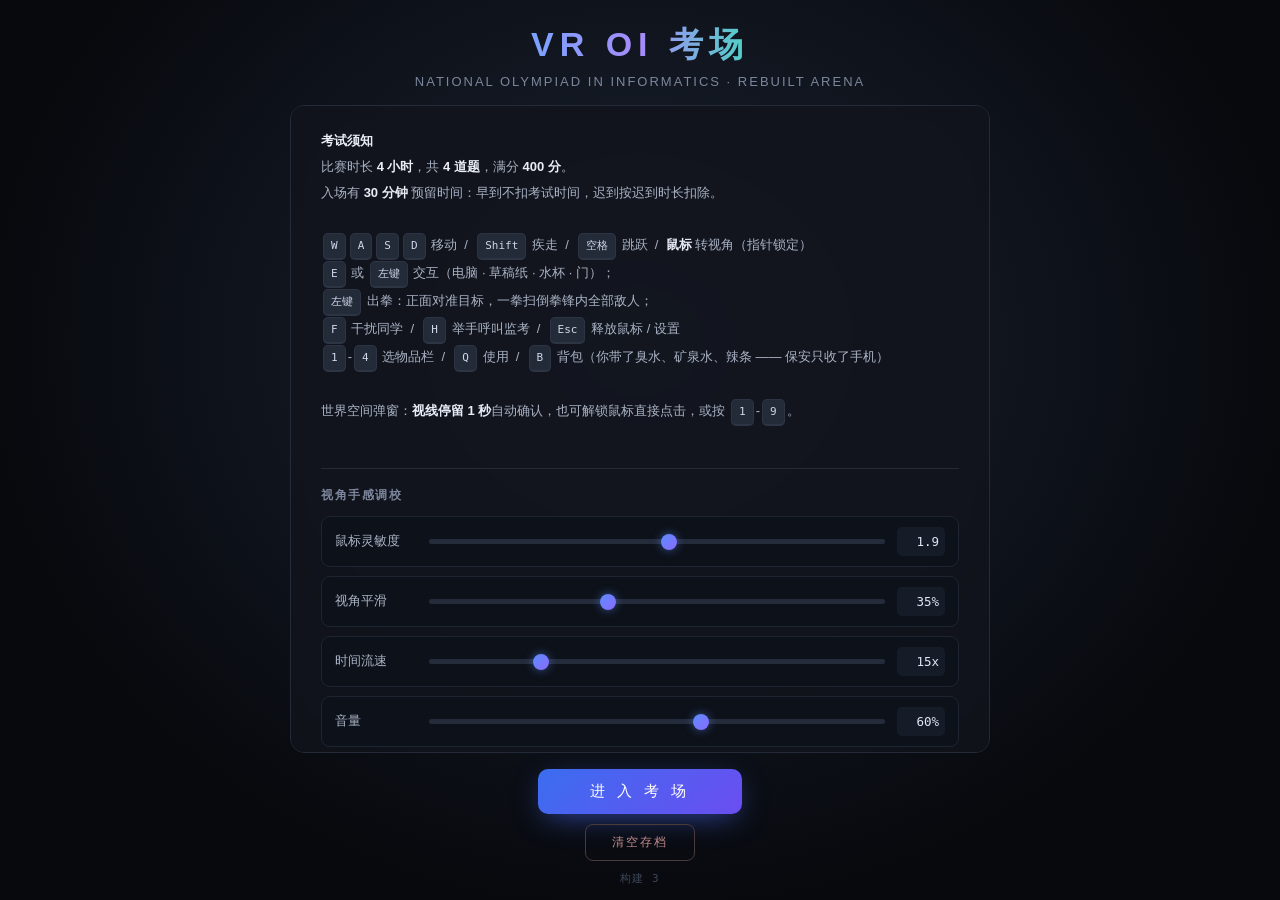
<file: index.html>
<!DOCTYPE html>
<html lang="zh-CN">
<head>
<meta charset="UTF-8">
<meta name="viewport" content="width=device-width,initial-scale=1,maximum-scale=1">
<title>VR OI 考场 · 重制版</title>
<!-- 内联 SVG 图标：省掉一次请求，也避免浏览器自动索取 /favicon.ico 造成 404 噪音
     （那会在控制台留下一条红字，排查真问题时很碍眼） -->
<link rel="icon" href="data:image/svg+xml,%3Csvg xmlns='http://www.w3.org/2000/svg' viewBox='0 0 32 32'%3E%3Crect width='32' height='32' rx='7' fill='%230d1018'/%3E%3Ctext x='16' y='23' font-size='18' font-family='monospace' text-anchor='middle' fill='%236ea8ff'%3EOI%3C/text%3E%3C/svg%3E">
<link rel="stylesheet" href="assets/css/main.css">
</head>
<body>

<canvas id="scene"></canvas>
<div id="redFlash"></div>
<div id="hpBar"><i></i><i></i><i></i></div>
<div id="tenseVignette"></div>
<div id="crosshair" class="hidden"></div>

<div id="hud" class="hidden">
  <div id="hudTimer">04:00:00</div>
  <div id="hudScore">总分 <b>0</b> / 400</div>
  <div id="hudProbs"></div>
  <button id="btnSettings">设置</button>
  <button id="btnEnd">交卷离场</button>
</div>
<div id="minimapWrap" class="hidden">
  <canvas id="minimap" width="148" height="132"></canvas>
</div>
<div id="prompt" class="hidden"></div>
<div id="toastStack"></div>
<div id="achNotify"></div>

<!-- ===================== 物品栏（快捷栏） =====================
     4 格，**滚轮**切格，Q 使用当前格。
     数字键 1-9 留给弹窗选项（按 2 选第二项），不兼职切格子 ——
     一个键两种含义必然在"打架时按 2 喝水"和"弹窗里按 2"之间出事。
     z-index 压在 .screen 之下：打开暂停/背包/代码面板时会自动被面板盖住，
     不用在每个 openXxx() 里记得把它藏起来。 -->
<div id="hotbar" class="hidden"></div>

<!-- ===================== 背包 ===================== -->
<div id="bagUI" class="screen hidden">
  <div class="bagbox">
    <h2>背 包</h2>
    <div class="bsub">
      点物品 → 放进当前选中的快捷栏格子。按 <b>1</b>-<b>4</b> 换格子，<b>Q</b> 使用，<b>B</b> 开合背包。
    </div>
    <div class="baglabel">快捷栏</div>
    <div class="bagslots" id="bagSlots"></div>
    <div class="baglabel">包里的东西</div>
    <div class="baggrid" id="bagGrid"></div>
    <div class="bagdesc" id="bagDesc">把鼠标放在物品上看看是什么。</div>
    <div class="brow">
      <button class="btn primary" id="btnCloseBag">合上背包 (B)</button>
    </div>
  </div>
</div>

<!-- ===================== 开始界面 ===================== -->
<div id="start">
  <h1>VR OI 考场</h1>
  <div class="sub">NATIONAL OLYMPIAD IN INFORMATICS · REBUILT ARENA</div>
  <div class="card">
    <b>考试须知</b><br>
    比赛时长 <b>4 小时</b>，共 <b>4 道题</b>，满分 <b>400 分</b>。<br>
    入场有 <b>30 分钟</b> 预留时间：早到不扣考试时间，迟到按迟到时长扣除。<br><br>
    <kbd>W</kbd><kbd>A</kbd><kbd>S</kbd><kbd>D</kbd> 移动 &nbsp;/&nbsp;
    <kbd>Shift</kbd> 疾走 &nbsp;/&nbsp; <kbd>空格</kbd> 跳跃 &nbsp;/&nbsp;
    <b>鼠标</b> 转视角（指针锁定）<br>
    <kbd>E</kbd> 或 <kbd>左键</kbd> 交互（电脑 · 草稿纸 · 水杯 · 门）；<br>
    <kbd>左键</kbd> 出拳：正面对准目标，一拳扫倒拳锋内全部敌人；<br>
    <kbd>F</kbd> 干扰同学 &nbsp;/&nbsp; <kbd>H</kbd> 举手呼叫监考 &nbsp;/&nbsp;
    <kbd>Esc</kbd> 释放鼠标 / 设置<br>
    <kbd>1</kbd>-<kbd>4</kbd> 选物品栏 &nbsp;/&nbsp; <kbd>Q</kbd> 使用 &nbsp;/&nbsp;
    <kbd>B</kbd> 背包（你带了臭水、矿泉水、辣条 —— 保安只收了手机）<br><br>
    世界空间弹窗：<b>视线停留 1 秒</b>自动确认，也可解锁鼠标直接点击，或按 <kbd>1</kbd>-<kbd>9</kbd>。<br><br>

    <div class="set-title">视角手感调校</div>
    <div class="setting-row">
      <label>鼠标灵敏度</label>
      <input type="range" id="turnSliderStart" min="1" max="20" value="10">
      <span class="val" id="turnValueStart">1.9</span>
    </div>
    <div class="setting-row">
      <label>视角平滑</label>
      <input type="range" id="smoothSliderStart" min="0" max="90" value="35">
      <span class="val" id="smoothValueStart">35%</span>
    </div>
    <div class="setting-row">
      <label>时间流速</label>
      <input type="range" id="timeSliderStart" min="1" max="60" value="15">
      <span class="val" id="timeValueStart">15x</span>
    </div>
    <div class="setting-row">
      <label>音量</label>
      <input type="range" id="volSliderStart" min="0" max="100" value="60">
      <span class="val" id="volValueStart">60%</span>
    </div>
    <div class="setting-row">
      <label>镜头晃动</label>
      <span class="toggle on" id="shakeToggleStart"></span>
    </div>
    <div class="setting-row" title="开：战斗紧张时灯光压暗、红光雾、调色、暗角；关：画面保持平时亮度">
      <label>战斗光影</label>
      <span class="toggle on" id="combatFxToggleStart"></span>
    </div>
    <div class="setting-row" title="保安刷新位置：随机围着你 / 从考场门口涌进来 / 从电梯间一路跑进来">
      <label>保安刷新位置</label>
      <select id="guardSpawnSelStart">
        <option value="random">随机</option>
        <option value="door">门前</option>
        <option value="elevator">电梯间</option>
      </select>
    </div>
    <div class="setting-row" title="保安移动速度相对你疾跑速度的比例（默认 90%，略慢于疾跑）">
      <label>保安速度</label>
      <input type="range" id="guardSpeedSliderStart" min="30" max="160" value="90">
      <span class="val" id="guardSpeedValueStart">90%</span>
    </div>
  </div>
  <button id="btnStart">进 入 考 场</button>
  <button id="btnClearSaveStart" class="mini">清空存档</button>
  <!-- 版本戳：由 js/boot.js 填。用途是让"浏览器在跑旧缓存"这件事一眼可见，
       不用开控制台对比文件时间。用 tools/serve.mjs 起服务时会自动变化；
       用 python -m http.server 这类不发缓存头的服务器则显示"未标记"。 -->
  <div id="buildTag" class="build-tag">构建 ……</div>
</div>

<!-- ===================== 暂停菜单 ===================== -->
<div id="pauseMenu" class="screen hidden">
  <div class="pbox">
    <h2>设置</h2>
    <div class="sub">比赛时间不会因为打开这个面板而暂停。</div>
    <div class="set-title" style="border-top:none;margin-top:10px;padding-top:0">视角手感</div>
    <div class="setting-row">
      <label>鼠标灵敏度</label>
      <input type="range" id="turnSlider" min="1" max="20" value="10">
      <span class="val" id="turnValue">1.9</span>
    </div>
    <div class="setting-row">
      <label>视角平滑</label>
      <input type="range" id="smoothSlider" min="0" max="90" value="35">
      <span class="val" id="smoothValue">35%</span>
    </div>
    <div class="set-title">比赛</div>
    <div class="setting-row">
      <label>时间流速</label>
      <input type="range" id="timeSlider" min="1" max="60" value="15">
      <span class="val" id="timeValue">15x</span>
    </div>
    <div class="setting-row">
      <label>音量</label>
      <input type="range" id="volSlider" min="0" max="100" value="60">
      <span class="val" id="volValue">60%</span>
    </div>
    <div class="setting-row">
      <label>音效</label>
      <span class="toggle on" id="muteToggle"></span>
    </div>
    <div class="setting-row">
      <label>镜头晃动</label>
      <span class="toggle on" id="shakeToggle"></span>
    </div>
    <div class="setting-row" title="开：战斗紧张时灯光压暗、红光雾、调色、暗角；关：画面保持平时亮度">
      <label>战斗光影</label>
      <span class="toggle on" id="combatFxToggle"></span>
    </div>
    <div class="setting-row" title="保安刷新位置：随机围着你 / 从考场门口涌进来 / 从电梯间一路跑进来">
      <label>保安刷新位置</label>
      <select id="guardSpawnSel">
        <option value="random">随机</option>
        <option value="door">门前</option>
        <option value="elevator">电梯间</option>
      </select>
    </div>
    <div class="setting-row" title="保安移动速度相对你疾跑速度的比例（默认 90%，略慢于疾跑）">
      <label>保安速度</label>
      <input type="range" id="guardSpeedSlider" min="30" max="160" value="90">
      <span class="val" id="guardSpeedValue">90%</span>
    </div>
    <div class="set-title">存档</div>
    <div class="row2">
      <button class="btn" id="btnSave">手动保存进度</button>
      <button class="btn" id="btnClearSave">清除存档</button>
    </div>
    <div class="row2">
      <button class="btn primary" id="btnResume">返回考场</button>
      <button class="btn" id="btnPauseEnd">交卷离场</button>
    </div>
  </div>
</div>

<!-- ===================== 代码界面 ===================== -->
<div id="codeUI" class="screen hidden">
  <div class="ide">
    <div class="ide-top">
      <div><span class="dot" style="background:#ff5f57"></span>
           <span class="dot" style="background:#ffbd2e"></span>
           <span class="dot" style="background:#28c840"></span>
           &nbsp;&nbsp;NOI 2026 · 评测环境 v3.2</div>
      <div class="ide-time" id="ideTime">04:00:00</div>
    </div>
    <div class="ide-main">
      <aside class="ide-problems" id="problemList"></aside>
      <section class="ide-problem" id="problemPane"></section>
      <section class="ide-editor">
        <div class="bar">
          <span id="fileName">T1.cpp</span>
          <span id="cursorInfo">Ln 1, Col 1 · C++14 · g++ -O2</span>
        </div>
        <div class="editor-wrap">
          <pre id="codeHighlight" aria-hidden="true"></pre>
          <textarea id="codeArea" spellcheck="false" wrap="off"
                    autocomplete="off" autocorrect="off" autocapitalize="off"></textarea>
        </div>
      </section>
    </div>
    <div class="ide-bottom">
      <button id="btnSubmit" class="btn primary">提交评测</button>
      <button id="btnReset" class="btn">重置代码</button>
      <span class="ide-hint">按 Esc 或点击右侧按钮离开电脑</span>
      <button id="btnLeave" class="btn">离开电脑</button>
    </div>
  </div>
  <div id="verdict" class="verdict hidden"></div>
</div>

<!-- ===================== 草稿纸 ===================== -->
<div id="paperUI" class="screen hidden">
  <div class="paperbox">
    <div class="ph">
      <span>草稿纸 · 鼠标拖动书写</span>
      <span>
        <button class="btn small" id="btnClearPaper">清空</button>
        <button class="btn small" id="btnClosePaper">放下纸 (Esc)</button>
      </span>
    </div>
    <canvas id="paperCanvas"></canvas>
  </div>
</div>

<!-- ===================== 手机 ===================== -->
<!-- 只有没过安检、或者走员工通道溜进来的人才有得看。见 js/phone.js -->
<div id="phoneUI" class="screen hidden">
  <div class="phonebox">
    <div class="pn-bar">
      <span id="phClock">00:00</span>
      <span class="pn-carrier">无服务</span>
      <span id="phLeft">剩余 4:00:00</span>
    </div>
    <div class="pn-tabs" id="phTabs">
      <button data-tab="status">战况</button>
      <button data-tab="chat">群聊</button>
      <button data-tab="game">2048</button>
      <button data-tab="calc">计算器</button>
    </div>

    <div id="phStatus">
      <div id="phRows"></div>
      <div class="pn-sum">
        <span id="phTotal">0 分</span>
        <span id="phRank">第 1 / 1 名</span>
      </div>
    </div>

    <div id="phChat" class="hidden">
      <div id="phChatLog"></div>
    </div>

    <div id="phGame" class="hidden">
      <div class="pn-ghead">
        <span>分数 <b id="phGameScore">0</b></span>
        <span>最高 <b id="phGameBest">0</b></span>
      </div>
      <div class="g2048-grid" id="phGameBoard"></div>
      <div class="pn-gtip" id="phGameTip">方向键 / WASD 移动 · R 重开</div>
    </div>

    <div id="phCalc" class="hidden">
      <div class="pn-calc">
        <div id="phCalcExpr"></div>
        <div id="phCalcOut">0</div>
      </div>
      <div id="phCalcPad"></div>
    </div>

    <div class="pn-foot">手机没封存 —— 别让监考看见。<b>P / Esc 收起</b></div>
  </div>
</div>

<!-- ===================== 走廊 ===================== -->
<div id="corridorUI" class="screen hidden">
  <div class="corrbox">
    <div id="corrVanish">
      <div id="corrDoor">&#9650;</div>
      <div id="corrDoorLabel">洗手间</div>
    </div>
    <div class="corrinfo">
      <div id="corrStep">沿着走廊走向洗手间……</div>
      <div class="corrprogress"><i id="corrBar"></i></div>
      <div id="corrHint">按住 W 前进</div>
    </div>
  </div>
</div>

<!-- ===================== 洗手间 ===================== -->
<div id="bathroomUI" class="screen hidden">
  <div class="bathbox">
    <h2>洗 手 间</h2>
    <div class="bsub" id="bathSub">第 1 / 6 步</div>
    <div class="bstep" id="bathStepText">走向小便池</div>
    <div class="bprogress"><i id="bathBar"></i></div>
    <div class="bhint" id="bathHint">按住 W 前进</div>
    <div class="bdots" id="bathDots"></div>
  </div>
</div>

<!-- ===================== NPC 电脑 ===================== -->
<div id="npcComputerUI" class="screen hidden">
  <div class="npcbox">
    <div class="npchead">
      <span id="npcCompHead">小明的电脑</span>
      <span class="tag" id="npcCompTag">未经允许</span>
    </div>
    <div class="npcbody" id="npcCompCode"></div>
    <div class="npcactions">
      <button class="btn" id="btnCloseNPCComp">离开他的电脑 (Esc)</button>
    </div>
  </div>
</div>

<!-- ===================== 电脑桌面 · CSP-S114514 · 小恐龙 =====================
     考场电脑的桌面。左边是文件列表（四个题目文件 + dino.exe），
     双击题目文件直接进 IDE，双击 dino.exe 打开右边那个能玩的小恐龙。
     文件列表由 js/launcher.js 按本局抽到的题目动态生成 —— 桌面上看到的
     文件名就是你要交的文件名。 -->
<div id="desktopUI" class="screen hidden">
  <div class="deskwin">
    <div class="dw-bar">
      <span class="dw-dots"><i></i><i></i><i></i></span>
      <span class="dw-title">CSP-S114514</span>
      <button class="dw-x" id="btnCloseDesktop" title="关闭">✕</button>
    </div>
    <div class="dw-body">
      <div class="dw-list" id="desktopList"></div>
      <div class="dw-dino hidden" id="dinoPane">
        <div class="dn-head">
          <span class="dn-file">dino.exe</span>
          <span class="dn-score" id="dinoScore">00000</span>
          <span class="dn-high" id="dinoHigh">最高 00000</span>
        </div>
        <canvas id="dinoCanvas" width="900" height="300" tabindex="0"></canvas>
        <div class="dn-hint" id="dinoHint">按 空格 / ↑ / W 开始</div>
        <div class="dn-foot">
          <span>空格 / ↑ 跳跃</span><span>↓ / S 蹲下</span>
          <span>Esc 关闭</span>
          <button class="btn tiny" id="btnDinoBack">返回文件夹</button>
        </div>
      </div>
    </div>
  </div>
</div>

<!-- ===================== 结算 ===================== -->
<div id="ending" class="screen hidden">
  <div class="box">
    <h2 id="endTitle">比 赛 结 束</h2>
    <p id="endSub">评测机已停止运行，你的代码已被封存。</p>
    <div class="big" id="endScore">0</div>
    <div class="stat-grid" id="endStats"></div>
    <div id="endDetail"></div>
    <div id="endAch" class="ach-list"></div>
    <button class="btn primary" id="btnRestart"
            style="margin-top:24px;padding:11px 40px">再来一场</button>
  </div>
</div>

<!-- =========================================================================
     ★ three.js 必须用这个【静态阻塞式】标签加载，放在所有逻辑脚本之前。

     为什么不能改成"动态插入 script 异步加载"：core.js / world.js / player.js …
     在模块顶层就写了 new THREE.Raycaster() 这类代码。异步加载时解析器不会等它，
     那些脚本会先执行并全部抛 ReferenceError: THREE is not defined，
     连带让模块级 let 全部未初始化，最后报出一个指向完全无关位置的二次错误。
     静态标签没有等待、没有时序不确定性 —— 解析到 boot.js 时 THREE 一定已在全局。
     （详尽的踩坑记录写在 js/boot.js 头部，改这里之前先读那段。）

     默认只加载本地文件：零网络依赖、离线可用、速度最快。
     如果 vendor/three.min.js 丢失，把下面的 src 换成后面注释里的任意一个：
       https://cdn.jsdelivr.net/npm/three@0.128.0/build/three.min.js
       https://unpkg.com/three@0.128.0/build/three.min.js
       https://cdnjs.cloudflare.com/ajax/libs/three.js/r128/three.min.js
     ========================================================================= -->
<script src="vendor/three.min.js" onerror="window.__THREE_SRC__='FAILED'"></script>

<!-- 缓存破除串：改了脚本内容后把 v 加一，可以省掉"改了代码浏览器还跑旧文件"
     这类最浪费时间的误会。tools/serve.mjs 自身也发 no-store，双保险。 -->

<!-- 静态数据 -->
<script src="assets/keywords.js?v=3"></script>
<script src="assets/problems/_pool.js?v=3"></script>
<script src="assets/problems/P90001.js?v=3"></script>
<script src="assets/problems/P90002.js?v=3"></script>
<script src="assets/problems/P90003.js?v=3"></script>
<script src="assets/problems/P90004.js?v=3"></script>
<script src="assets/problems/P90005.js?v=3"></script>
<script src="assets/problems/P90006.js?v=3"></script>
<!-- 第二批：难度 1/2/3/3/4/5 各一道，覆盖模拟 / 差分+BFS / 计数 DP / 区间第 k 小。
     每局仍只抽 4 道，题池变大只影响"这一局抽到哪四道"。 -->
<script src="assets/problems/P90007.js?v=3"></script>
<script src="assets/problems/P90008.js?v=3"></script>
<script src="assets/problems/P90009.js?v=3"></script>
<script src="assets/problems/P90010.js?v=3"></script>
<script src="assets/problems/P90011.js?v=3"></script>
<script src="assets/problems/P90012.js?v=3"></script>

<!-- 校园静态数据（楼名 / 考场号 / 教室号 / 指引文案）放在 core 之前：
     core.js 的 src 里没有引用它们，但 campusdata 自身在加载期就要用
     const 声明这些常量，越早确定越好。 -->
<script src="js/campusdata.js?v=3"></script>

<!-- 逻辑模块（传统脚本，共享全局作用域；顺序即依赖顺序）
     boot.js 必须排在 core.js 之前：它同步把 THREE 装进全局，
     之后所有脚本在最顶层使用 THREE 才是安全的。 -->
<script src="js/core.js?v=3"></script>
<script src="assets/problems/problems.js?v=3"></script>
<script src="js/judge.js?v=3"></script>
<script src="js/npcgen.js?v=3"></script>
<!-- rivals.js 紧跟 npcgen.js：它读的是同一批选手名字，也只是延后调用的纯函数 -->
<script src="js/rivals.js?v=3"></script>
<script src="js/boot.js?v=3"></script>
<!-- campus.js 必须在 interact.js 之前：updateInteract() 会调用 campusInteract()，
     campus.js 里还要读 CAMPUS_* 常量与 CP 偏移量。 -->
<script src="js/campus.js?v=3"></script>
<script src="js/world.js?v=3"></script>
<!-- building.js 必须在 world.js 之后（用它的 buildDesk/buildPerson/ROOM_H/DOOR_W），
     在 player.js 之前（drawMinimap 读它的 foreignNpcs） -->
<script src="js/building.js?v=3"></script>
<script src="js/player.js?v=3"></script>
<script src="js/dialog3d.js?v=3"></script>
<script src="js/reticle.js?v=3"></script>
<script src="js/postfx.js?v=3"></script>
<script src="js/feedback.js?v=3"></script>
<script src="js/items.js?v=3"></script>
<script src="js/pickups.js?v=3"></script>
<script src="js/hp.js?v=3"></script>
<script src="js/ide.js?v=3"></script>
<script src="js/launcher.js?v=3"></script>
<script src="js/paper.js?v=3"></script>
<script src="js/phone.js?v=3"></script>
<script src="js/interact.js?v=3"></script>
<script src="js/debris.js?v=3"></script>
<script src="js/combat.js?v=3"></script>
<script src="js/npc.js?v=3"></script>
<script src="js/teacher.js?v=3"></script>
<script src="js/guards.js?v=3"></script>
<script src="js/corridor.js?v=3"></script>
<script src="js/save.js?v=3"></script>
<script src="js/tension.js?v=3"></script>
<script src="js/ending.js?v=3"></script>
<script src="js/main.js?v=3"></script>
</body>
</html>
</file>
<file: assets/css/main.css>
/* VR OI 考场 · 重制版样式 */
:root{
  --bg:#0b0d12; --panel:#12151d; --line:#242a38; --fg:#d7dce8;
  --dim:#7c869c; --accent:#5b8cff; --green:#38d39f; --red:#ff5f6d;
  --yellow:#ffcc57; --orange:#ff9f43; --purple:#a78bfa;
}
*{margin:0;padding:0;box-sizing:border-box;}
html,body{width:100%;height:100%;overflow:hidden;background:#000;
  font-family:-apple-system,"Segoe UI","Microsoft YaHei",sans-serif;color:var(--fg);
  -webkit-font-smoothing:antialiased;}
canvas{display:block;}
#scene{position:fixed;inset:0;}
.hidden{display:none !important;}

/* ---------- 开始界面 ---------- */
/* 这里必须做到"不用滚也能点到进入考场"。
   以前是一整块 overflow-y:auto：内容比视口高时按钮落到折线以下，
   玩家得先滚轮往下滑才点得到 —— 而滚轮在世界视图里被快捷栏吃了，
   看上去就像"滚轮坏了"。改成 flex 列：只有中间的 .card 自己滚，
   标题 / 按钮 / 版本戳永远留在视口里。 */
#start{
  position:fixed;inset:0;z-index:100;
  display:flex;flex-direction:column;align-items:center;
  background:radial-gradient(ellipse at 50% 38%,#1b2333 0%,#07090d 72%);
  overflow:hidden;padding:22px 20px 14px;text-align:center;
}
#start > h1, #start > .sub, #start > button, #start > .build-tag{flex:0 0 auto;}
#start h1{font-size:34px;letter-spacing:6px;font-weight:600;
  background:linear-gradient(90deg,#7aa2ff,#a78bfa,#4fd1c5);
  -webkit-background-clip:text;background-clip:text;color:transparent;margin-bottom:6px;}
#start .sub{color:var(--dim);font-size:13px;letter-spacing:2px;margin-bottom:16px;}
#start .card{
  background:rgba(18,21,29,.85);border:1px solid var(--line);border-radius:14px;
  padding:22px 30px;max-width:700px;width:100%;text-align:left;font-size:13px;line-height:2;
  color:#aab3c5;backdrop-filter:blur(8px);margin:0 auto;
  /* 只有它滚。min-height:0 是 flex 子项真的能收缩的前提 —— 少了它，
     .card 会被内容撑住，flex 布局等于没做。 */
  flex:0 1 auto;min-height:0;overflow-y:auto;
}
#start .card b{color:#e8edf7;font-weight:600;}
kbd{display:inline-block;background:#232a38;border:1px solid #39415280;
  border-bottom-width:2px;border-radius:5px;padding:1px 7px;font-size:11px;
  font-family:monospace;color:#cfd8ea;margin:0 2px;}
#btnStart{
  margin:16px auto 0;display:block;padding:13px 52px;font-size:15px;letter-spacing:4px;
  background:linear-gradient(135deg,#3b6df0,#6b4ef0);color:#fff;border:none;
  border-radius:10px;cursor:pointer;transition:.2s;
  box-shadow:0 8px 30px -8px #4a6bffaa;font-family:inherit;
}
#btnStart:hover{transform:translateY(-2px);box-shadow:0 14px 36px -8px #4a6bffcc;}
#btnStart:active{transform:translateY(0);}
.mini{
  margin:10px auto 0;display:block;padding:9px 26px;background:transparent;
  border:1px solid #4a3a3a;color:#c08a8a;border-radius:8px;font-size:12px;
  cursor:pointer;font-family:inherit;letter-spacing:2px;
}
.mini:hover{background:#1a1216;border-color:#6b4a4a;color:#e8a0a0;}

/* 构建版本戳：故意做得低调但在意的人一眼能找到 —— 它的唯一职责是让
   "浏览器还在跑旧缓存" 这个判断变成一次目视比对，而不是翻控制台 */
.build-tag{
  margin:10px auto 0;font-size:11px;letter-spacing:1px;
  color:#3d4657;font-family:ui-monospace,Consolas,monospace;
  -webkit-user-select:text;user-select:text;
}

.set-title{
  border-top:1px solid var(--line);margin:16px 0 6px;padding-top:14px;
  font-size:12px;color:var(--dim);letter-spacing:1.5px;font-weight:600;
}
.setting-row{
  display:flex;align-items:center;gap:12px;margin:9px 0;
  padding:10px 13px;background:#0d1119;border:1px solid #1e2532;border-radius:9px;
}
.setting-row label{font-size:12.5px;color:#aab3c5;min-width:82px;flex-shrink:0;}
.setting-row input[type=range]{
  -webkit-appearance:none;appearance:none;flex:1;height:5px;border-radius:3px;
  background:#242c3c;outline:none;cursor:pointer;min-width:80px;
}
.setting-row input[type=range]::-webkit-slider-thumb{
  -webkit-appearance:none;appearance:none;width:16px;height:16px;border-radius:50%;
  background:linear-gradient(135deg,#5b8cff,#8b6bff);cursor:pointer;
  box-shadow:0 0 10px #5b8cff88;border:none;
}
.setting-row input[type=range]::-moz-range-thumb{
  width:16px;height:16px;border:none;border-radius:50%;
  background:linear-gradient(135deg,#5b8cff,#8b6bff);cursor:pointer;
}
.setting-row .val{
  font-family:monospace;font-size:12.5px;color:#dfe6f5;min-width:48px;text-align:right;
  background:#161c27;border-radius:5px;padding:2px 6px;
}
.toggle{
  width:38px;height:20px;border-radius:10px;background:#242c3c;position:relative;
  cursor:pointer;transition:.2s;flex-shrink:0;
}
.toggle::after{
  content:'';position:absolute;top:2px;left:2px;width:16px;height:16px;border-radius:50%;
  background:#7c869c;transition:.2s;
}
.toggle.on{background:#3b6df0;}
.toggle.on::after{left:20px;background:#fff;}

/* ---------- HUD ---------- */
#hud{position:fixed;inset:0;pointer-events:none;z-index:10;}
#hudTimer{
  position:absolute;top:18px;left:50%;transform:translateX(-50%);
  font-family:"SF Mono",Consolas,monospace;font-size:26px;font-weight:600;
  letter-spacing:2px;padding:8px 26px;border-radius:10px;
  background:rgba(10,13,20,.72);border:1px solid #2a3448;
  text-shadow:0 0 18px #5b8cff66;backdrop-filter:blur(6px);
  transition:color .3s,border-color .3s;
}
#hudTimer.warn{color:#ff8f8f;border-color:#5a2b2b;text-shadow:0 0 18px #ff5f6d88;}
#hudTimer.tense{
  color:#ff8f8f;border-color:#5a2b2b;text-shadow:0 0 18px #ff5f6d88;
  animation:hudTenPulse 1.05s ease-in-out infinite;
}
@keyframes hudTenPulse{0%,100%{opacity:1;}50%{opacity:.6;}}
#hudScore{
  position:absolute;top:18px;left:20px;font-size:13px;color:#9aa5bb;
  background:rgba(10,13,20,.72);border:1px solid #2a3448;border-radius:10px;
  padding:10px 16px;backdrop-filter:blur(6px);
}
#hudScore b{color:#eaeffb;font-size:18px;font-family:monospace;}
#hudProbs{
  position:absolute;top:18px;right:20px;font-size:12px;
  background:rgba(10,13,20,.72);border:1px solid #2a3448;border-radius:10px;
  padding:10px 14px;min-width:168px;backdrop-filter:blur(6px);
}
#hudProbs .row{display:flex;justify-content:space-between;gap:14px;padding:2px 0;color:#8e99ae;}
#hudProbs .row b{color:#e2e8f5;font-family:monospace;}
#hudProbs .row.ac b{color:var(--green);}
#btnEnd,#btnSettings{
  position:absolute;bottom:20px;pointer-events:auto;
  background:rgba(30,36,50,.8);border:1px solid #333d52;color:#9aa5bb;
  padding:7px 16px;border-radius:8px;font-size:12px;cursor:pointer;
  transition:.15s;font-family:inherit;
}
#btnEnd{right:20px;}
#btnEnd:hover{background:#3a2a2a;border-color:#6b3a3a;color:#ffb3b3;}
#btnSettings{right:110px;}
#btnSettings:hover{background:#243048;border-color:#3d5278;color:#c3d3f5;}

#crosshair{display:none;}   /* 准星已改为 3D 对象，此处仅承载显隐状态 */

#prompt{
  position:fixed;bottom:max(12%,92px);left:50%;transform:translateX(-50%);z-index:11;
  background:rgba(12,16,24,.85);border:1px solid #3a4560;
  padding:9px 22px;border-radius:9px;font-size:14px;letter-spacing:1px;
  color:#e6ecf9;backdrop-filter:blur(6px);pointer-events:none;
  box-shadow:0 6px 24px -6px #000;white-space:nowrap;
}
#prompt.bright{
  background:rgba(238,242,250,.92);border-color:#2a3448;
  color:#141822;box-shadow:0 6px 24px -6px #0008;
}

/* ---------- 字幕 ---------- */
#toastStack{
  position:fixed;left:20px;bottom:186px;z-index:60;pointer-events:none;
  display:flex;flex-direction:column;gap:6px;max-width:min(46vw,430px);
}
.toast{
  align-self:flex-start;
  background:rgba(13,17,26,.86);border:1px solid #2b3448;
  border-left:3px solid var(--accent);border-radius:8px;
  padding:8px 13px;font-size:13px;line-height:1.55;color:#e2e9f7;
  text-shadow:0 1px 2px #000c;box-shadow:0 8px 24px -8px #000c;
  backdrop-filter:blur(6px);
  animation:toastIn .24s cubic-bezier(.18,.89,.32,1.18);
  transition:opacity .3s ease-out, transform .3s ease-out;
}
.toast .n{
  font-style:normal;font-family:monospace;font-size:11.5px;color:#8fb0ff;
  margin-left:8px;padding:1px 6px;background:#5b8cff1f;border-radius:5px;
}
.toast.out{opacity:0;transform:translateY(-8px);}
.toast.bump{animation:toastBump .28s ease-out;}
@keyframes toastIn{
  from{opacity:0;transform:translateY(16px) scale(.97);}
  to{opacity:1;transform:translateY(0) scale(1);}
}
@keyframes toastBump{0%{transform:scale(1);}45%{transform:scale(1.045);}100%{transform:scale(1);}}

/* ---------- 小地图 ---------- */
#minimapWrap{
  position:fixed;bottom:20px;left:20px;z-index:10;
  background:rgba(10,13,20,.78);border:1px solid #2a3448;border-radius:10px;
  padding:8px;backdrop-filter:blur(6px);
  transition:border-color .3s, box-shadow .3s;
}
#minimapWrap.tense{border-color:#6b2a2a;box-shadow:0 0 20px -4px #ff5f6d66;}
#minimap{display:block;border-radius:6px;}

/* ---------- 血条 ---------- */
#hpBar{
  position:fixed;left:196px;bottom:20px;z-index:10;display:none;
  align-items:center;gap:6px;
  background:rgba(10,13,20,.78);border:1px solid #2a3448;border-radius:10px;
  padding:10px 14px;backdrop-filter:blur(6px);
}
#hpBar.show{display:inline-flex;}
#hpBar i{
  display:block;width:15px;height:15px;border-radius:4px;
  background:#2a1218;border:1px solid #4a1f28;
  transition:background .18s, box-shadow .18s, border-color .18s;
}
#hpBar i.on{
  background:linear-gradient(135deg,#ff6b78,#b8232f);
  border-color:#ff8f96;box-shadow:0 0 10px -2px #ff5f6d99;
}
#redFlash{
  position:fixed;inset:0;background:#ff2b2b;opacity:0;
  pointer-events:none;z-index:150;transition:opacity .13s ease-out;
}
#tenseVignette{
  position:fixed;inset:0;pointer-events:none;z-index:5;opacity:0;
  background:radial-gradient(ellipse at center,
    transparent 38%, rgba(10,2,5,0.55) 72%, rgba(6,1,3,0.96) 100%);
  transition:opacity .12s linear;
}

/* ---------- 成就通知 ---------- */#achNotify{
  position:fixed;top:80px;right:20px;z-index:70;
  background:linear-gradient(135deg,rgba(59,109,240,.9),rgba(107,78,240,.9));
  border:1px solid #6b82ff;border-radius:10px;padding:12px 18px;
  color:#fff;font-size:13px;box-shadow:0 10px 30px -8px #000;
  transform:translateX(120%);transition:transform .4s cubic-bezier(.2,1.1,.4,1);
  pointer-events:none;max-width:290px;
}
#achNotify.show{transform:translateX(0);}
#achNotify .at{font-size:11px;opacity:.8;letter-spacing:2px;margin-bottom:4px;}
#achNotify .an{font-weight:600;font-size:14px;}

/* ---------- 通用面板 ---------- */
.screen{
  position:fixed;inset:0;z-index:50;display:flex;align-items:center;justify-content:center;
  background:rgba(4,6,10,.82);backdrop-filter:blur(5px);padding:16px;
}
.btn{
  background:#1e2533;border:1px solid #333e54;color:#cbd4e5;padding:9px 20px;
  border-radius:8px;font-size:13px;cursor:pointer;transition:.15s;font-family:inherit;
}
.btn:hover{background:#28313f;border-color:#4a5878;}
.btn.primary{background:linear-gradient(135deg,#3b6df0,#6b4ef0);border:none;color:#fff;font-weight:600;}
.btn.primary:hover{filter:brightness(1.12);}
.btn:disabled{opacity:.4;cursor:not-allowed;}
.btn.small{padding:4px 14px;font-size:12px;}

#pauseMenu .pbox{
  width:min(480px,92vw);background:#0f131b;border:1px solid #232b3a;
  border-radius:14px;padding:26px 30px;box-shadow:0 30px 80px -20px #000;
  max-height:90vh;overflow-y:auto;
}
#pauseMenu h2{font-size:18px;margin-bottom:6px;color:#e8eefc;font-weight:600;letter-spacing:1px;}
#pauseMenu .sub{font-size:12px;color:#5d6880;margin-bottom:6px;line-height:1.75;}
#pauseMenu .row2{display:flex;gap:10px;margin-top:16px;}
#pauseMenu .row2 .btn{flex:1;text-align:center;}

/* ---------- 物品栏（快捷栏） ---------- */
/* z-index 40 < .screen 的 50：面板一开就自动盖住它，不用每处 openXxx() 都记得藏。 */
#hotbar{
  position:fixed;left:50%;bottom:22px;transform:translateX(-50%);z-index:40;
  display:flex;gap:8px;pointer-events:auto;
}
#hotbar .slot{
  position:relative;width:52px;height:52px;border-radius:10px;
  background:rgba(14,18,26,.82);border:1px solid #2a3344;
  display:flex;align-items:center;justify-content:center;
  cursor:pointer;transition:.14s;backdrop-filter:blur(6px);
}
#hotbar .slot.sel{border-color:var(--accent);box-shadow:0 0 0 1px var(--accent),0 0 16px -4px var(--accent);}
#hotbar .slot.empty{opacity:.45;}
#hotbar .slot .k{position:absolute;top:2px;left:5px;font-size:10px;color:#5d6880;}
#hotbar .slot .g{font-size:22px;font-weight:600;line-height:1;}
#hotbar .slot .n{position:absolute;right:5px;bottom:2px;font-size:11px;color:#cbd4e5;}

/* ---------- 背包 ---------- */
#bagUI .bagbox{
  width:min(560px,94vw);background:#0f131b;border:1px solid #232b3a;
  border-radius:14px;padding:24px 28px;box-shadow:0 30px 80px -20px #000;
  max-height:90vh;overflow-y:auto;
}
#bagUI h2{font-size:18px;margin-bottom:6px;color:#e8eefc;font-weight:600;letter-spacing:2px;}
#bagUI .bsub{font-size:12px;color:#5d6880;line-height:1.8;margin-bottom:16px;}
#bagUI .bsub b{color:#9fb0cc;font-weight:600;}
#bagUI .baglabel{
  font-size:11px;letter-spacing:2px;color:#5d6880;
  border-top:1px solid #1b2130;padding-top:12px;margin-bottom:10px;
}
#bagUI .bagslots{display:flex;gap:8px;margin-bottom:4px;}
#bagUI .bslot{
  width:46px;height:46px;border-radius:9px;background:#141a25;border:1px solid #2a3344;
  display:flex;flex-direction:column;align-items:center;justify-content:center;
  cursor:pointer;transition:.14s;position:relative;
}
#bagUI .bslot b{position:absolute;top:2px;left:5px;font-size:10px;color:#5d6880;font-weight:400;}
#bagUI .bslot span{font-size:19px;font-weight:600;}
#bagUI .bslot.sel{border-color:var(--accent);box-shadow:0 0 0 1px var(--accent);}
#bagUI .baggrid{display:flex;flex-direction:column;gap:7px;margin-bottom:12px;}
#bagUI .bitem{
  display:flex;align-items:center;gap:10px;padding:9px 12px;
  background:#141a25;border:1px solid #232b3a;border-radius:9px;
  cursor:pointer;transition:.14s;font-size:13px;
}
#bagUI .bitem:hover{background:#1a2230;border-color:#3c4a63;}
#bagUI .bitem .g{font-size:19px;font-weight:600;width:22px;text-align:center;}
#bagUI .bitem .nm{color:#dbe3f2;font-weight:600;}
#bagUI .bitem .ct{color:#7c869c;font-size:12px;}
#bagUI .bitem .kd{margin-left:auto;font-size:11px;color:#5d6880;
  border:1px solid #2a3344;border-radius:99px;padding:1px 8px;}
#bagUI .bagdesc{
  font-size:12px;color:#8b96ab;line-height:1.8;min-height:46px;
  background:#10151e;border:1px solid #1b2130;border-radius:9px;padding:9px 12px;
}
#bagUI .bagempty{font-size:13px;color:#5d6880;padding:8px 2px;}
#bagUI .brow{display:flex;margin-top:16px;}
#bagUI .brow .btn{flex:1;text-align:center;}

/* ---------- IDE ---------- */
#codeUI .ide{
  width:min(1400px,96vw);height:min(880px,92vh);display:flex;flex-direction:column;
  background:#0d1017;border:1px solid #232b3a;border-radius:12px;overflow:hidden;
  box-shadow:0 30px 90px -20px #000;
}
.ide-top{
  display:flex;align-items:center;justify-content:space-between;
  padding:0 16px;height:42px;background:#12161f;border-bottom:1px solid #1e2532;
  font-size:12px;color:#7d879c;flex-shrink:0;
}
.ide-top .dot{display:inline-block;width:10px;height:10px;border-radius:50%;margin-right:6px;}
.ide-time{font-family:monospace;font-size:14px;color:#9fb2d8;}
.ide-main{flex:1;display:flex;min-height:0;}
.ide-problems{
  width:168px;background:#0f131b;border-right:1px solid #1e2532;
  padding:12px 8px;flex-shrink:0;overflow:auto;
}
.pitem{
  padding:10px 12px;border-radius:8px;font-size:12.5px;cursor:pointer;
  margin-bottom:6px;color:#8b95a9;border:1px solid transparent;transition:.15s;
}
.pitem:hover{background:#161c27;}
.pitem.active{background:#1a2233;border-color:#2f4370;color:#c9d7f5;}
.pitem .pn{display:flex;justify-content:space-between;align-items:center;gap:6px;}
.pitem .sc{font-family:monospace;font-size:11px;}
.pitem.ac .sc{color:var(--green);}
.ide-problem{
  width:400px;padding:20px 22px;overflow:auto;border-right:1px solid #1e2532;
  font-size:13px;line-height:1.85;color:#a9b4c8;flex-shrink:0;
}
.ide-problem h3{font-size:16px;color:#e8eefc;margin-bottom:4px;font-weight:600;}
.ide-problem .meta{font-size:11px;color:#5d6880;margin-bottom:16px;font-family:monospace;letter-spacing:.5px;}
.ide-problem pre{
  background:#0a0d13;border:1px solid #1c2330;border-radius:7px;
  padding:10px 12px;font-family:Consolas,monospace;font-size:12px;
  color:#9fd3b0;margin:10px 0;white-space:pre-wrap;line-height:1.6;
}
.ide-editor{flex:1;display:flex;flex-direction:column;min-width:0;min-height:0;
  background:#0b0e14;position:relative;}
.ide-editor .bar{
  height:32px;display:flex;align-items:center;padding:0 14px;font-size:11.5px;
  color:#5d6880;border-bottom:1px solid #171d28;background:#0d1117;
  font-family:monospace;justify-content:space-between;flex-shrink:0;
}
.editor-wrap{flex:1 1 0;position:relative;overflow:hidden;min-height:0;min-width:0;}
#codeHighlight,#codeArea{
  position:absolute;top:0;left:0;width:100%;height:100%;
  margin:0;padding:14px 16px;border:none;outline:none;
  font-family:"JetBrains Mono","SF Mono",Consolas,"Courier New",monospace;
  font-size:13.5px;line-height:1.65;tab-size:4;
  letter-spacing:0;font-weight:400;font-style:normal;
  white-space:pre;word-wrap:normal;overflow-wrap:normal;
  box-sizing:border-box;resize:none;
}
#codeHighlight{color:#c8d3e8;background:#0b0e14;overflow:hidden;pointer-events:none;z-index:1;padding-right:24px;}
#codeArea{
  color:transparent;-webkit-text-fill-color:transparent;
  background:transparent;caret-color:#7aa2ff;
  overflow:auto;z-index:2;scrollbar-width:thin;scrollbar-color:#242c3c transparent;
}
#codeArea::-webkit-scrollbar{width:8px;height:8px;}
#codeArea::-webkit-scrollbar-thumb{background:#242c3c;border-radius:4px;}
#codeArea::-webkit-scrollbar-track{background:transparent;}
#codeArea::selection{background:#2a3a5a;}
.tok-c{color:#5a6b80;font-style:italic;}
.tok-s{color:#9fd3b0;}
.tok-k{color:#c586c0;}
.tok-n{color:#ffcc57;}
.tok-p{color:#7aa2ff;}
.ide-bottom{
  height:56px;display:flex;align-items:center;gap:12px;padding:0 16px;
  background:#12161f;border-top:1px solid #1e2532;flex-shrink:0;
}
.ide-hint{font-size:11.5px;color:#556074;margin-left:auto;}
.verdict{
  position:absolute;right:40px;top:70px;width:340px;background:#0f141d;
  border:1px solid #263041;border-radius:12px;padding:16px 18px;
  box-shadow:0 20px 50px -12px #000;font-size:12.5px;z-index:5;
}
.verdict h4{font-size:13px;margin-bottom:12px;color:#dfe7f7;font-weight:600;
  display:flex;justify-content:space-between;}
.verdict h4 span{font-family:monospace;font-size:15px;}
.cases{display:grid;grid-template-columns:repeat(5,1fr);gap:6px;}
.case{
  text-align:center;padding:6px 0;border-radius:6px;font-family:monospace;
  font-size:10.5px;font-weight:600;background:#161c26;color:#68738a;
}
.case.AC{background:#0f2e26;color:#3ddc9a;}
.case.WA{background:#331a1d;color:#ff6b78;}
.case.TLE{background:#33290f;color:#ffc857;}
.case.RE{background:#33221a;color:#ff9f43;}
.case.CE{background:#1c1f28;color:#7a8499;}
.judging{color:#8ea6d8;font-size:12px;padding:10px 0;text-align:center;}
.scorebreak{
  display:flex;flex-wrap:wrap;gap:6px 12px;margin-top:12px;padding-top:10px;
  border-top:1px solid #1e2532;font-size:11px;color:#68738a;
}
.scorebreak b{color:#c3cee3;font-family:monospace;}
.barwrap{height:4px;background:#1c2330;border-radius:2px;overflow:hidden;margin-top:8px;}
.barwrap i{display:block;height:100%;width:0;background:linear-gradient(90deg,#3b6df0,#6b4ef0);transition:width .1s linear;}

/* ---------- 草稿纸 ---------- */
#paperUI .paperbox{
  width:min(880px,92vw);height:min(640px,88vh);display:flex;flex-direction:column;
  background:#0f131b;border:1px solid #232b3a;border-radius:12px;overflow:hidden;
}
#paperUI .ph{
  padding:12px 18px;background:#12161f;border-bottom:1px solid #1e2532;
  font-size:12.5px;color:#8b95a9;display:flex;justify-content:space-between;
  align-items:center;gap:10px;
}
#paperCanvas{flex:1;background:#f5f2ea;cursor:crosshair;display:block;width:100%;height:100%;touch-action:none;}

/* ---------- 走廊 / 洗手间 ---------- */
#corridorUI .corrbox{
  position:relative;width:100vw;height:100vh;overflow:hidden;
  background:radial-gradient(ellipse 65% 70% at 50% 52%, #1d2532 0%, #0a0e15 55%, #030509 100%);
}
#corrVanish{
  position:absolute;left:50%;top:52%;transform:translate(-50%,-50%) scale(.55);
  text-align:center;z-index:2;will-change:transform;
}
#corrDoor{font-size:58px;line-height:1;user-select:none;color:#5b8cff;
  filter:drop-shadow(0 0 22px #5b8cff90);}
#corrDoorLabel{margin-top:10px;font-size:13px;color:#9aa9c5;letter-spacing:4px;
  text-shadow:0 0 12px #5b8cff80;}
#corridorUI .corrinfo{
  position:absolute;left:50%;bottom:11%;transform:translateX(-50%);
  width:min(520px,78vw);text-align:center;z-index:5;
}
#corrStep{font-size:16px;color:#e6ecf9;margin-bottom:12px;letter-spacing:1px;}
#corridorUI .corrprogress{height:8px;background:#1c2330;border-radius:4px;overflow:hidden;margin-bottom:10px;}
#corrBar{display:block;height:100%;width:0;background:linear-gradient(90deg,#5b8cff,#a78bfa);transition:width .08s linear;}
#corrHint{font-size:13px;color:#7c869c;letter-spacing:1px;}

#bathroomUI .bathbox{
  width:min(520px,92vw);background:#0f131b;border:1px solid #232b3a;
  border-radius:14px;padding:32px 36px 28px;text-align:center;
  box-shadow:0 30px 80px -20px #000;
}
#bathroomUI h2{font-size:20px;margin-bottom:6px;font-weight:600;color:#e8eefc;letter-spacing:4px;}
#bathroomUI .bsub{font-size:12px;color:#5d6880;margin-bottom:24px;letter-spacing:1px;}
#bathroomUI .bstep{font-size:15.5px;color:#cbd5e8;margin-bottom:14px;line-height:1.6;min-height:24px;}
#bathroomUI .bprogress{height:8px;background:#1c2330;border-radius:4px;overflow:hidden;margin-bottom:14px;}
#bathroomUI .bprogress i{display:block;height:100%;width:0;background:linear-gradient(90deg,#38d39f,#5b8cff);transition:width .05s linear;}
#bathroomUI .bhint{font-size:12.5px;color:#7c869c;letter-spacing:.5px;}
#bathroomUI .bdots{display:flex;justify-content:center;gap:8px;margin-top:20px;}
#bathroomUI .bdots i{width:7px;height:7px;border-radius:50%;background:#242c3c;transition:.2s;}
#bathroomUI .bdots i.on{background:#5b8cff;box-shadow:0 0 8px #5b8cffaa;}
#bathroomUI .bdots i.done{background:#38d39f;}

/* ---------- NPC 电脑 ---------- */
#npcComputerUI .npcbox{
  width:min(760px,94vw);height:min(560px,88vh);display:flex;flex-direction:column;
  background:#0d1017;border:1px solid #232b3a;border-radius:12px;overflow:hidden;
  box-shadow:0 30px 90px -20px #000;
}
#npcComputerUI .npchead{
  padding:12px 18px;background:#12161f;border-bottom:1px solid #1e2532;
  font-size:13px;color:#c9d7f5;display:flex;justify-content:space-between;align-items:center;
}
#npcComputerUI .npchead .tag{
  font-size:11px;color:#ffcc57;background:#33290f;padding:3px 9px;border-radius:5px;letter-spacing:1px;
}
#npcComputerUI .npcbody{
  flex:1;overflow:auto;background:#0b0e14;padding:18px 22px;
  font-family:"JetBrains Mono",Consolas,monospace;
  font-size:13px;line-height:1.7;color:#c8d3e8;white-space:pre-wrap;
}
#npcComputerUI .npcactions{
  height:56px;display:flex;align-items:center;justify-content:flex-end;gap:10px;
  padding:0 18px;background:#12161f;border-top:1px solid #1e2532;flex-shrink:0;
}

/* ---------- 结算 ---------- */
#ending .box{
  text-align:center;max-width:640px;max-height:90vh;overflow-y:auto;
  background:#0f131b;border:1px solid #232b3a;border-radius:14px;padding:34px 40px;
  box-shadow:0 30px 80px -20px #000;
}
#ending h2{font-size:26px;margin-bottom:10px;letter-spacing:3px;}
#ending .big{
  font-size:52px;font-family:monospace;font-weight:700;margin:16px 0;
  background:linear-gradient(135deg,#7aa2ff,#4fd1c5);
  -webkit-background-clip:text;background-clip:text;color:transparent;
}
#ending p{color:#8b95a9;font-size:13px;line-height:2;}
#endDetail{margin-top:14px;color:#8b95a9;font-size:13px;line-height:2;text-align:left;}
.stat-grid{display:grid;grid-template-columns:repeat(3,1fr);gap:10px;margin:20px 0;}
.stat{background:#0a0e14;border:1px solid #1e2532;border-radius:9px;padding:12px 8px;}
.stat .sv{font-family:monospace;font-size:20px;color:#dfe6f5;font-weight:600;}
.stat .sl{font-size:11px;color:#5d6880;margin-top:4px;letter-spacing:1px;}
.ach-list{display:flex;flex-wrap:wrap;gap:8px;justify-content:center;margin-top:12px;}
.ach-chip{
  background:linear-gradient(135deg,#2a3a5a,#3a2a5a);
  border:1px solid #4a5878;padding:6px 14px;border-radius:20px;
  font-size:12px;color:#cbd8f5;
}

/* ---------- 加载 / 错误兜底 ---------- */
#bootErr{
  position:fixed;inset:0;z-index:200;display:flex;align-items:center;justify-content:center;
  background:#07090d;color:#f88;font-size:15px;line-height:2;text-align:center;padding:40px;
}
#bootErr small{display:block;color:#aaa;font-size:13px;margin-top:8px;}

::-webkit-scrollbar{width:8px;height:8px;}
::-webkit-scrollbar-thumb{background:#242c3c;border-radius:4px;}
::-webkit-scrollbar-track{background:transparent;}

/* =========================================================================
   电脑桌面 · CSP-S114514 · 小恐龙
   ---------------------------------------------------------------------
   这块界面刻意做得"像一台真的考场电脑"：窗口栏、文件名、状态标签。
   小恐龙那块用浅色背景，因为它是模拟 Chromium 的断网页面 ——
   在一片深色 UI 里突然出现一块浅色，视觉上立刻就能认出"这是个网页"。
   ========================================================================= */
.deskwin{
  width:min(940px,94vw);height:min(660px,88vh);
  background:#12161e;border:1px solid #2c3546;border-radius:12px;
  box-shadow:0 30px 80px -20px #000, 0 0 0 1px #000 inset;
  display:flex;flex-direction:column;overflow:hidden;
}
.dw-bar{
  display:flex;align-items:center;gap:12px;
  padding:10px 14px;background:linear-gradient(#1b2130,#151a25);
  border-bottom:1px solid #2c3546;
}
.dw-dots{display:flex;gap:6px;}
.dw-dots i{width:11px;height:11px;border-radius:50%;background:#3c465a;display:block;}
.dw-dots i:nth-child(1){background:#e0574f;}
.dw-dots i:nth-child(2){background:#e0b44f;}
.dw-dots i:nth-child(3){background:#54c07a;}
.dw-title{
  flex:1;text-align:center;font-size:12.5px;color:#9fb0cb;
  font-family:ui-monospace,Consolas,monospace;letter-spacing:.5px;
}
.dw-x{
  width:26px;height:26px;border-radius:6px;background:transparent;
  border:1px solid #2c3546;color:#8a97ad;cursor:pointer;font-size:12px;
  font-family:inherit;line-height:1;
}
.dw-x:hover{background:#3a1f22;border-color:#7a3a3a;color:#ff9a9a;}
.dw-body{flex:1;display:flex;min-height:0;}

/* ---- 文件列表 ---- */
.dw-list{flex:1;overflow-y:auto;padding:14px;}
.dl-info{
  font-size:12px;color:#7f8ca3;padding:6px 8px 12px;
  border-bottom:1px solid #222a38;margin-bottom:10px;
  font-family:ui-monospace,Consolas,monospace;
}
.dl-info b{color:#9fd3ff;}
.dl-item{
  display:flex;align-items:center;gap:12px;padding:10px 12px;
  border:1px solid transparent;border-radius:8px;cursor:pointer;
  transition:background .12s,border-color .12s;
}
.dl-item:hover{background:#1a2230;border-color:#2c3a50;}
.dl-item.sel{background:#1b263a;border-color:#3f6bd0;}
.dl-item .ico{font-size:19px;width:24px;text-align:center;}
.dl-item .nm{
  font-family:ui-monospace,Consolas,monospace;font-size:13.5px;
  color:#dfe8f5;min-width:120px;
}
.dl-item .sub{flex:1;font-size:12px;color:#7f8ca3;}
.dl-item .tag{
  font-size:11px;padding:3px 9px;border-radius:20px;
  background:#1e2735;color:#8a97ad;border:1px solid #2c3546;
}
.dl-item .tag.ok{background:#123328;color:#4fd1c5;border-color:#1d5748;}
.dl-item .tag.part{background:#33290f;color:#ffcc57;border-color:#5c4a1a;}
.dl-item .tag.play{background:#1a2b45;color:#7fb8ff;border-color:#2f4c78;}
.dl-item.dino .nm{color:#ffd479;}
.dl-note{
  margin-top:16px;padding:10px 12px;border-left:3px solid #3f6bd0;
  background:#141b26;font-size:12px;color:#8a97ad;border-radius:0 8px 8px 0;
}

/* ---- 小恐龙 ---- */
.dw-dino{flex:1;display:flex;flex-direction:column;padding:14px;min-width:0;}
.dn-head{
  display:flex;align-items:baseline;gap:16px;margin-bottom:8px;
  font-family:ui-monospace,Consolas,monospace;
}
.dn-file{font-size:12.5px;color:#7f8ca3;}
.dn-score{
  font-size:26px;color:#e8eef8;letter-spacing:3px;font-weight:700;
}
.dn-high{font-size:12px;color:#7f8ca3;letter-spacing:1px;}
#dinoCanvas{
  /* 尺寸不在这里定：像素画必须整数倍缩放，交给 launcher.js 的
     dinoFitCanvas() 按容器宽度算好再写进来（详见那边的注释）。
     这里只留一个兜底值，免得脚本没跑起来时画布塌成 0 高。 */
  width:900px;height:300px;display:block;
  border-radius:8px;border:1px solid #2c3546;outline:none;
  image-rendering:pixelated;background:#f7f7f7;
}
.dn-hint{
  margin-top:8px;font-size:12.5px;color:#ffd479;text-align:center;
  font-family:ui-monospace,Consolas,monospace;letter-spacing:1px;
}
.dn-foot{
  margin-top:10px;display:flex;align-items:center;gap:16px;
  font-size:11.5px;color:#7f8ca3;flex-wrap:wrap;
}
.dn-foot .btn.tiny{margin-left:auto;padding:5px 14px;font-size:11.5px;}
.btn.tiny{padding:5px 14px;font-size:11.5px;}

/* ===================== 手机（考场里偷看战况） ===================== */
.phonebox{
  width:340px;background:#14171d;border:1px solid #2b3242;border-radius:22px;
  padding:14px 16px 12px;box-shadow:0 24px 70px rgba(0,0,0,.6);
  font-family:ui-monospace,"Cascadia Mono",Consolas,monospace;
  animation:phoneIn .16s ease-out;
}
@keyframes phoneIn{from{transform:translateY(8px) scale(.98);opacity:.4}to{transform:none;opacity:1}}
.pn-bar{
  display:flex;justify-content:space-between;gap:8px;font-size:11px;color:#7c869c;
  padding:2px 4px 10px;border-bottom:1px solid #232a36;
}
.pn-bar .pn-carrier{color:#4e586b;}
.pn-title{
  text-align:center;font-size:12.5px;letter-spacing:.3em;color:#8fa3c8;
  padding:12px 0 8px;
}
#phRows{min-height:96px;}
.ph-row{
  display:flex;justify-content:space-between;align-items:baseline;
  padding:7px 6px;border-radius:8px;font-size:13px;
}
.ph-row:nth-child(odd){background:#181c24;}
.ph-name{color:#c3cde0;}
.ph-row i{font-style:normal;font-size:10.5px;color:#5c6577;}
.ph-ok{color:#38d39f;font-weight:600;}
.ph-half{color:#ffd166;font-weight:600;}
.ph-zero{color:#5f6a7e;}
.pn-sum{
  display:flex;justify-content:space-between;font-size:13px;color:#c3cde0;
  padding:10px 6px;margin-top:4px;border-top:1px solid #232a36;
}
.pn-foot{
  font-size:10.5px;color:#6b7688;padding:8px 4px 2px;text-align:center;line-height:1.6;
}
.pn-foot b{color:#8fa3c8;font-weight:600;}
/* ---- 手机：tab 栏 / 群聊 / 计算器 ---- */
.pn-tabs{
  display:flex;gap:6px;padding:10px 2px 6px;
}
.pn-tabs button{
  flex:1;background:#181c24;border:1px solid #262d3a;color:#7c869c;
  font-family:inherit;font-size:11.5px;padding:7px 0;border-radius:8px;
  cursor:pointer;transition:.12s;
}
.pn-tabs button:hover{color:#c3cde0;border-color:#38414f;}
.pn-tabs button.on{background:#232b3a;border-color:#3c86a8;color:#8fd6f2;}
#phChatLog{height:168px;overflow-y:auto;padding:2px 2px 0;}
.pn-msg{padding:6px 6px 7px;border-radius:8px;margin-bottom:3px;}
.pn-msg:nth-child(odd){background:#181c24;}
/* 置顶那一句：左边一道竖线，不显示时间戳 —— 它是"你此刻的状态"，
   不是时间轴上的消息。 */
.pn-msg.pin{border-left:2px solid #6b7fa8;background:#161b24;}
.pn-msg.pin .pn-who{color:#b9c8e4;font-weight:600;}
.pn-msg.pin .pn-text{color:#dde5f2;}
.pn-who{font-size:11px;color:#8fa3c8;}
.pn-when{font-size:10px;color:#4e586b;margin-left:7px;}
.pn-text{font-size:12.5px;color:#c3cde0;margin-top:2px;line-height:1.45;}
.pn-empty{font-size:12px;color:#5f6a7e;text-align:center;padding-top:66px;}
.pn-calc{
  background:#0f1218;border:1px solid #232a36;border-radius:12px;
  padding:10px 12px;text-align:right;min-height:62px;
}
#phCalcExpr{font-size:11.5px;color:#5f6a7e;min-height:15px;word-break:break-all;}
#phCalcOut{font-size:23px;color:#e8eefc;letter-spacing:.5px;}
#phCalcPad{margin-top:8px;}
.pcalc-row{display:flex;gap:6px;margin-bottom:6px;}
.pcalc-btn{
  flex:1;background:#181c24;border:1px solid #262d3a;color:#c3cde0;
  font-family:inherit;font-size:15px;padding:9px 0;border-radius:9px;cursor:pointer;
}
.pcalc-btn:hover{background:#232b3a;}
.pcalc-eq{background:#23404f;border-color:#3c86a8;color:#8fd6f2;}
.pcalc-eq:hover{background:#2b4f61;}
/* ---- 手机：2048 ---- */
.pn-ghead{
  display:flex;justify-content:space-between;font-size:11.5px;color:#7c869c;
  padding:2px 4px 8px;
}
.pn-ghead b{color:#c3cde0;font-weight:600;}
.g2048-grid{
  display:grid;grid-template-columns:repeat(4,1fr);gap:6px;
  background:#0f1218;border:1px solid #232a36;border-radius:12px;padding:6px;
}
.g2048-cell{
  aspect-ratio:1/1;border-radius:8px;display:flex;align-items:center;justify-content:center;
  font-size:15px;color:#e8eefc;font-weight:600;letter-spacing:.5px;
  transition:background .1s;
}
.pn-gtip{font-size:10.5px;color:#5f6a7e;text-align:center;padding-top:8px;}
</file>
